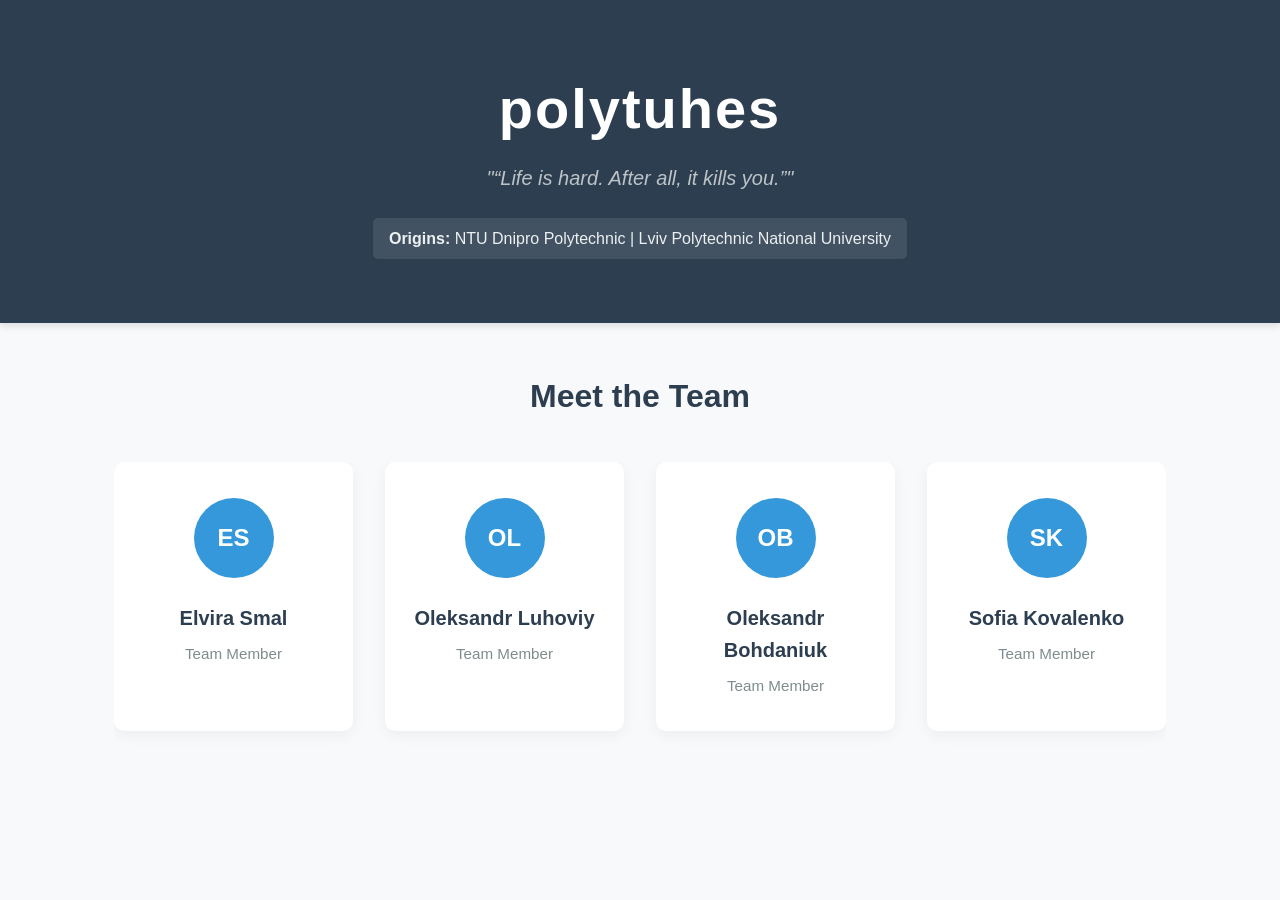
<file: index.html>
<!DOCTYPE html>
<html lang="en">
<head>
    <meta charset="UTF-8">
    <meta name="viewport" content="width=device-width, initial-scale=1.0">
    <title>Team Polytuhes</title>
    <link rel="stylesheet" href="style.css">
</head>
<body>

    <header>
        <h1>polytuhes</h1>
        <p class="motto">"“Life is hard. After all, it kills you.”"</p>
        <p class="origins">
            <strong>Origins:</strong> NTU Dnipro Polytechnic | Lviv Polytechnic National University
        </p>
    </header>

    <main>
        <h2>Meet the Team</h2>
        
        <div class="team-grid">
            <div class="member-card">
                <div class="avatar">ES</div>
                <h3>Elvira Smal</h3>
                <p class="role">Team Member</p>
            </div>

            <div class="member-card">
                <div class="avatar">OL</div>
                <h3>Oleksandr Luhoviy</h3>
                <p class="role">Team Member</p>
            </div>

            <div class="member-card">
                <div class="avatar">OB</div>
                <h3>Oleksandr Bohdaniuk</h3>
                <p class="role">Team Member</p>
            </div>

            <div class="member-card">
                <div class="avatar">SK</div>
                <h3>Sofia Kovalenko</h3>
                <p class="role">Team Member</p>
            </div>
        </div>
    </main>

</body>
</html>
</file>
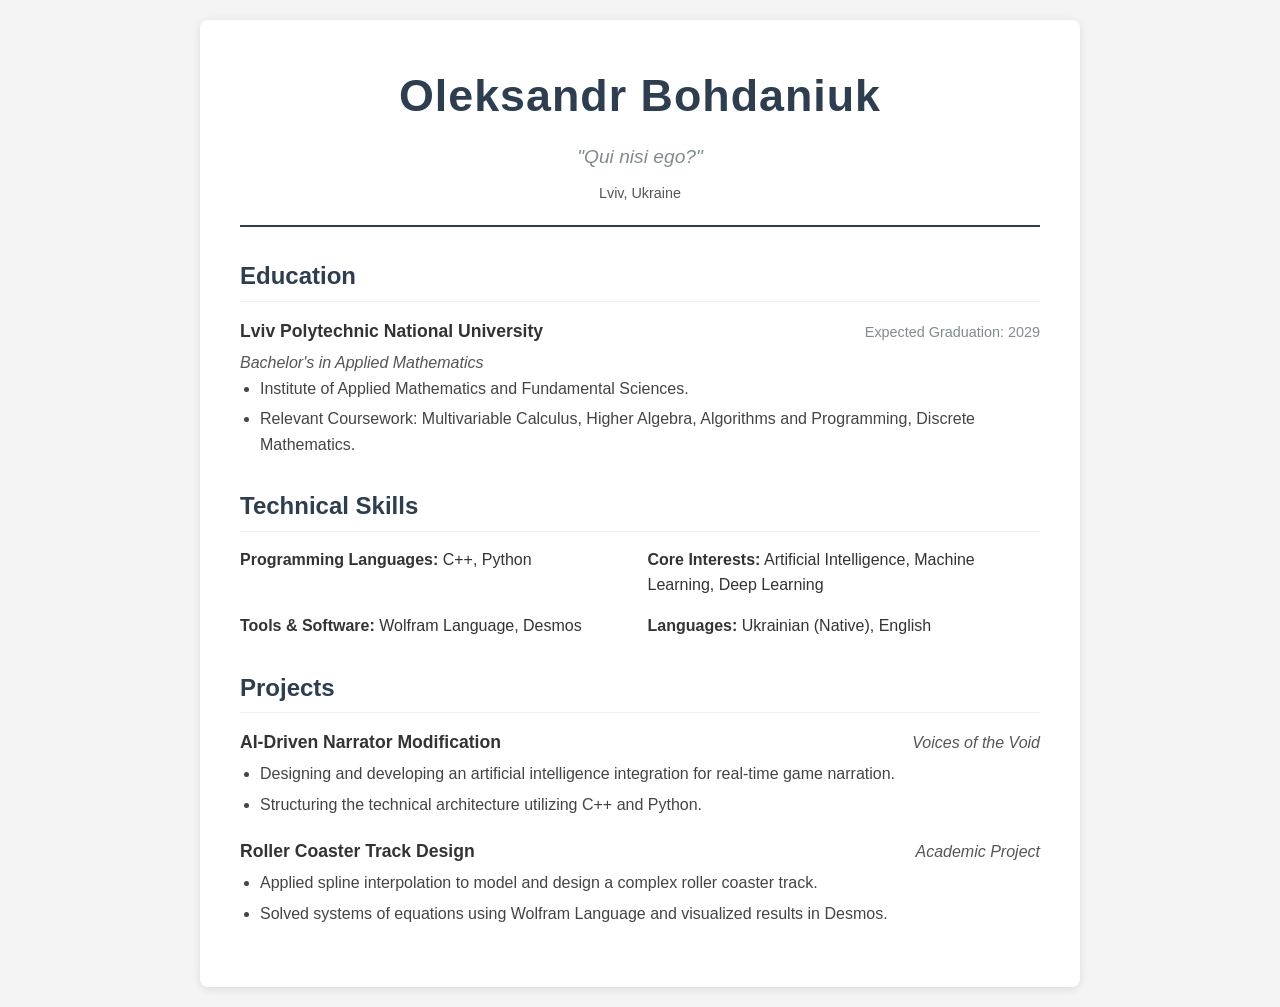
<file: bohdaniuk.html>
<!DOCTYPE html>
<html lang="en">
<head>
    <meta charset="UTF-8">
    <meta name="viewport" content="width=device-width, initial-scale=1.0">
    <title>Resume - Oleksandr Bohdaniuk</title>
    <style>
        body {
            font-family: 'Segoe UI', Tahoma, Geneva, Verdana, sans-serif;
            line-height: 1.6;
            color: #333;
            background-color: #f4f4f4;
            margin: 0;
            padding: 20px;
        }
        .resume-wrapper {
            max-width: 800px;
            margin: 0 auto;
            background: #fff;
            padding: 40px;
            border-radius: 8px;
            box-shadow: 0 2px 10px rgba(0, 0, 0, 0.1);
        }
        header {
            text-align: center;
            border-bottom: 2px solid #2c3e50;
            padding-bottom: 20px;
            margin-bottom: 30px;
        }
        h1 {
            margin: 0;
            color: #2c3e50;
            font-size: 2.8em;
            letter-spacing: 1px;
        }
        .motto {
            font-size: 1.2em;
            font-style: italic;
            color: #7f8c8d;
            margin: 10px 0;
        }
        .contact-info {
            font-size: 0.9em;
            color: #555;
        }
        h2 {
            color: #2c3e50;
            font-size: 1.5em;
            border-bottom: 1px solid #ecf0f1;
            padding-bottom: 5px;
            margin-top: 30px;
            margin-bottom: 15px;
        }
        .entry {
            margin-bottom: 20px;
        }
        .entry-header {
            display: flex;
            justify-content: space-between;
            align-items: baseline;
            margin-bottom: 5px;
        }
        .entry-title {
            font-weight: 600;
            font-size: 1.1em;
            color: #333;
        }
        .entry-subtitle {
            font-style: italic;
            color: #555;
        }
        .entry-date {
            font-size: 0.9em;
            color: #7f8c8d;
        }
        ul {
            margin: 0;
            padding-left: 20px;
            color: #444;
        }
        li {
            margin-bottom: 5px;
        }
        .skills-container {
            display: grid;
            grid-template-columns: 1fr 1fr;
            gap: 15px;
        }
        .skill-category {
            font-weight: 600;
        }
    </style>
</head>
<body>

<div class="resume-wrapper">
    <header>
        <h1>Oleksandr Bohdaniuk</h1>
        <div class="motto">"Qui nisi ego?"</div>
        <div class="contact-info">
            Lviv, Ukraine
        </div>
    </header>

    <section>
        <h2>Education</h2>
        <div class="entry">
            <div class="entry-header">
                <span class="entry-title">Lviv Polytechnic National University</span>
                <span class="entry-date">Expected Graduation: 2029</span>
            </div>
            <div class="entry-subtitle">Bachelor's in Applied Mathematics</div>
            <ul>
                <li>Institute of Applied Mathematics and Fundamental Sciences.</li>
                <li>Relevant Coursework: Multivariable Calculus, Higher Algebra, Algorithms and Programming, Discrete Mathematics.</li>
            </ul>
        </div>
    </section>

    <section>
        <h2>Technical Skills</h2>
        <div class="skills-container">
            <div>
                <span class="skill-category">Programming Languages:</span> C++, Python
            </div>
            <div>
                <span class="skill-category">Core Interests:</span> Artificial Intelligence, Machine Learning, Deep Learning
            </div>
            <div>
                <span class="skill-category">Tools & Software:</span> Wolfram Language, Desmos
            </div>
            <div>
                <span class="skill-category">Languages:</span> Ukrainian (Native), English
            </div>
        </div>
    </section>

    <section>
        <h2>Projects</h2>
        <div class="entry">
            <div class="entry-header">
                <span class="entry-title">AI-Driven Narrator Modification</span>
                <span class="entry-subtitle">Voices of the Void</span>
            </div>
            <ul>
                <li>Designing and developing an artificial intelligence integration for real-time game narration.</li>
                <li>Structuring the technical architecture utilizing C++ and Python.</li>
            </ul>
        </div>

        <div class="entry">
            <div class="entry-header">
                <span class="entry-title">Roller Coaster Track Design</span>
                <span class="entry-subtitle">Academic Project</span>
            </div>
            <ul>
                <li>Applied spline interpolation to model and design a complex roller coaster track.</li>
                <li>Solved systems of equations using Wolfram Language and visualized results in Desmos.</li>
            </ul>
        </div>
    </section>
</div>

</body>
</html>
</file>
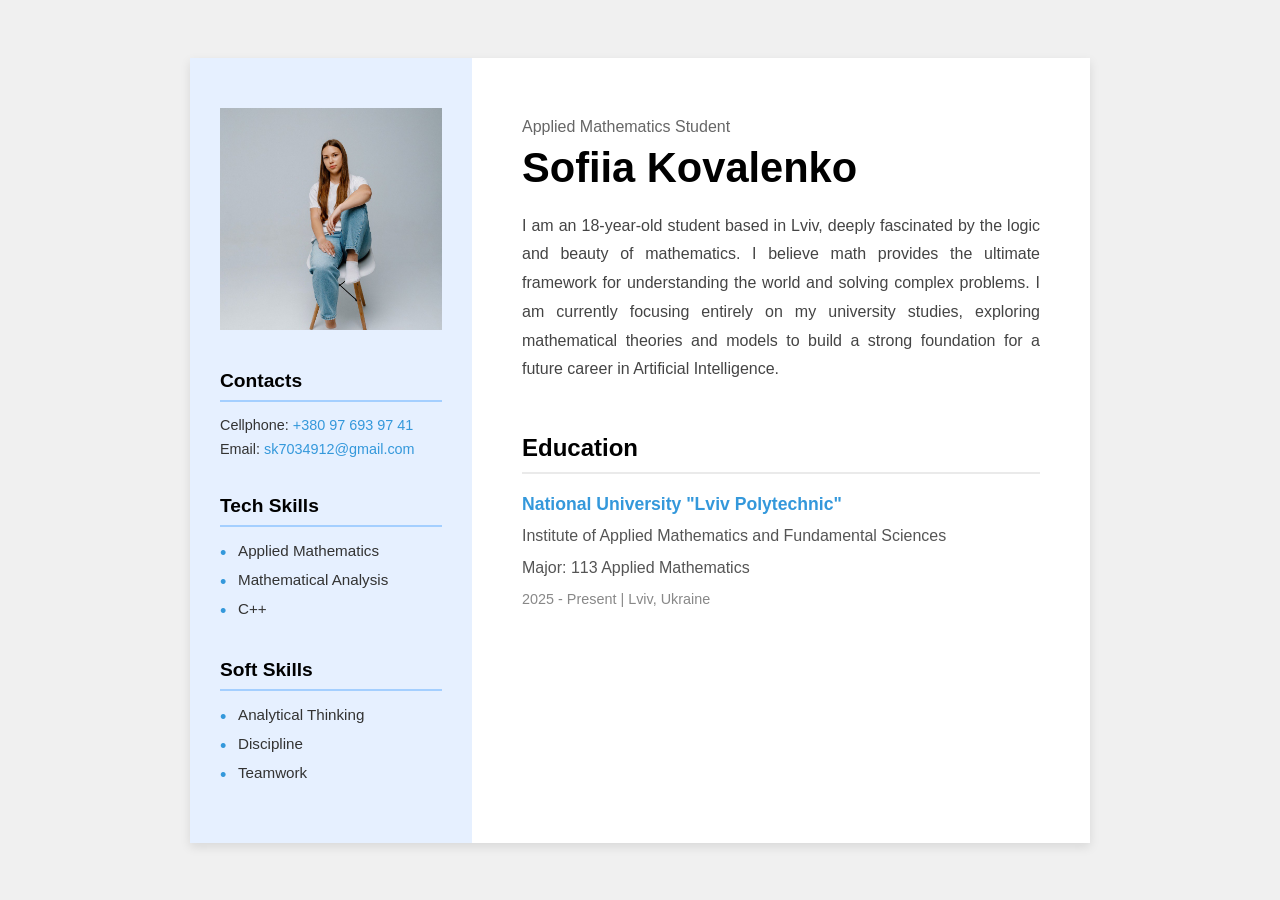
<file: Sofiia-Kovalenko.html>
<!DOCTYPE html>
<html lang="en">
<head>
    <meta charset="UTF-8">
    <meta name="viewport" content="width=device-width, initial-scale=1.0">
    <title>Sofiia Kovalenko | Resume</title>
    <style>
        body {
            font-family: Arial, sans-serif;
            margin: 0;
            padding: 0;
            background-color: #f0f0f0;
            display: flex;
            justify-content: center;
            align-items: center;
            min-height: 100vh;
        }

        .resume-wrapper {
            width: 100%;
            max-width: 900px;
            background-color: #ffffff;
            display: flex;
            box-shadow: 0 4px 10px rgba(0, 0, 0, 0.1);
            overflow: hidden;
            margin: 20px;
        }

        .left-panel {
            width: 30%;
            background-color: #e6f0ff;
            padding: 50px 30px;
            display: flex;
            flex-direction: column;
            gap: 30px;
        }

        .profile-photo-container {
            width: 100%;
            aspect-ratio: 1 / 1; 
            overflow: hidden;
            margin-bottom: 10px;
        }

        .profile-photo {
            width: 100%;
            height: 100%;
            object-fit: cover;
        }

        .profile-photo:not([src]) {
            display: flex;
            align-items: center;
            justify-content: center;
            background-color: #ddd;
            color: #666;
            font-size: 14px;
            text-align: center;
        }

        .left-panel h2 {
            font-size: 1.2em;
            color: #000;
            border-bottom: 2px solid #a4cfff;
            padding-bottom: 8px;
            margin-top: 0;
            margin-bottom: 15px;
        }

        .left-panel p {
            font-size: 0.9em;
            color: #333;
            margin: 0 0 8px 0;
        }

        .left-panel a {
            color: #3498db;
            text-decoration: none;
        }

        .left-panel a:hover {
            text-decoration: underline;
        }

        .left-panel ul {
            list-style: none;
            padding: 0;
            margin: 0;
        }

        .left-panel li {
            font-size: 0.95em;
            color: #333;
            padding-left: 18px;
            position: relative;
            margin-bottom: 12px;
        }

        .left-panel li::before {
            content: '•';
            color: #3498db;
            position: absolute;
            left: 0;
            font-size: 1.2em;
        }

        .main-content {
            width: 70%;
            padding: 60px 50px;
            display: flex;
            flex-direction: column;
            gap: 40px; /* Збільшений відступ між секціями */
        }

        .resume-header {
            margin-bottom: 10px;
        }

        .resume-header h3 {
            font-size: 1em;
            color: #666;
            margin: 0 0 8px;
            font-weight: normal;
        }

        .resume-header h1 {
            font-size: 2.6em;
            color: #000;
            margin: 0 0 20px;
        }

        .resume-header p {
            font-size: 1em;
            color: #444;
            line-height: 1.8; /* Збільшена висота рядка */
            margin: 0;
            text-align: justify;
        }

        .main-content h2 {
            font-size: 1.5em;
            color: #000;
            border-bottom: 2px solid #eaeaea;
            padding-bottom: 10px;
            margin-top: 0;
            margin-bottom: 20px;
        }

        .education-item {
            margin-bottom: 20px;
        }

        .education-item h4 {
            font-size: 1.1em;
            color: #3498db;
            margin: 0 0 8px;
        }

        .education-item p {
            font-size: 1em;
            color: #555;
            margin: 0 0 6px 0;
            line-height: 1.6; /* Збільшена висота рядка */
        }

        .education-item .dates {
            font-size: 0.9em;
            color: #888;
            margin-top: 8px;
        }

        /* Mobile responsiveness */
        @media (max-width: 768px) {
            .resume-wrapper {
                flex-direction: column;
            }
            .left-panel, .main-content {
                width: 100%;
                padding: 30px 20px;
                gap: 25px;
            }
        }
    </style>
</head>
<body>

    <div class="resume-wrapper">
        <aside class="left-panel">
            <div class="profile-photo-container">
                <img src="photo_2026-03-24_18-44-20.jpg" alt="Sofiia Kovalenko" class="profile-photo">
            </div>
            
            <section class="contacts">
                <h2>Contacts</h2>
                <p>Cellphone: <a href="tel:+380976939741">+380 97 693 97 41</a></p>
                <p>Email: <a href="mailto:sk7034912@gmail.com">sk7034912@gmail.com</a></p>
            </section>
            
            <section class="skills">
                <h2>Tech Skills</h2>
                <ul>
                    <li>Applied Mathematics</li>
                    <li>Mathematical Analysis</li>
                    <li>C++</li>
                </ul>
            </section>
            
            <section class="skills">
                <h2>Soft Skills</h2>
                <ul>
                    <li>Analytical Thinking</li>
                    <li>Discipline</li>
                    <li>Teamwork</li>
                </ul>
            </section>
        </aside>
        
        <main class="main-content">
            <header class="resume-header">
                <h3>Applied Mathematics Student</h3>
                <h1>Sofiia Kovalenko</h1>
                <p>I am an 18-year-old student based in Lviv, deeply fascinated by the logic and beauty of mathematics. I believe math provides the ultimate framework for understanding the world and solving complex problems. I am currently focusing entirely on my university studies, exploring mathematical theories and models to build a strong foundation for a future career in Artificial Intelligence.</p>
            </header>
            
            <section class="education">
                <h2>Education</h2>
                <div class="education-item">
                    <h4>National University "Lviv Polytechnic"</h4>
                    <p class="faculty">Institute of Applied Mathematics and Fundamental Sciences</p>
                    <p class="major">Major: 113 Applied Mathematics</p>
                    <p class="dates">2025 - Present | Lviv, Ukraine</p>
                </div>
            </section>
        </main>
    </div>

</body>
</html>
</file>
<file: style.css>
/* Color Palette & Base Variables */
:root {
    --primary-color: #2c3e50;
    --secondary-color: #3498db;
    --bg-color: #f8f9fa;
    --text-color: #333333;
    --card-bg: #ffffff;
}

/* Global Reset */
* {
    box-sizing: border-box;
    margin: 0;
    padding: 0;
}

body {
    font-family: 'Segoe UI', Tahoma, Geneva, Verdana, sans-serif;
    background-color: var(--bg-color);
    color: var(--text-color);
    line-height: 1.6;
}

/* Header Styling */
header {
    background-color: var(--primary-color);
    color: white;
    text-align: center;
    padding: 4rem 2rem;
    box-shadow: 0 4px 6px rgba(0, 0, 0, 0.1);
}

header h1 {
    font-size: 3.5rem;
    text-transform: lowercase;
    letter-spacing: 2px;
    margin-bottom: 0.5rem;
}

.motto {
    font-size: 1.25rem;
    font-style: italic;
    color: #bdc3c7;
    margin-bottom: 1.5rem;
}

.origins {
    font-size: 1rem;
    color: #ecf0f1;
    background-color: rgba(255, 255, 255, 0.1);
    display: inline-block;
    padding: 0.5rem 1rem;
    border-radius: 5px;
}

/* Main Content Area */
main {
    max-width: 1100px;
    margin: 3rem auto;
    padding: 0 1.5rem;
}

main h2 {
    text-align: center;
    font-size: 2rem;
    color: var(--primary-color);
    margin-bottom: 2.5rem;
}

/* Flexbox for Team Members (Single Row) */
.team-grid {
    display: flex;
    flex-wrap: nowrap; /* Forces a single row */
    gap: 2rem;
    overflow-x: auto; /* Adds a horizontal scrollbar on small screens */
    padding-bottom: 1rem; /* Adds a little space for the scrollbar */
    
    /* Optional: hides scrollbar smoothly on some browsers while keeping functionality */
    scrollbar-width: thin; 
}

/* Individual Member Cards */
.member-card {
    flex: 1 1 0; /* Ensures all 4 cards share the row equally */
    min-width: 220px; /* Prevents the cards from getting too squished on small screens */
    
    background-color: var(--card-bg);
    padding: 2rem 1.5rem;
    border-radius: 10px;
    text-align: center;
    box-shadow: 0 4px 15px rgba(0, 0, 0, 0.05);
    transition: transform 0.3s ease, box-shadow 0.3s ease;
    border-top: 4px solid transparent;
}

.member-card:hover {
    transform: translateY(-8px);
    box-shadow: 0 8px 25px rgba(0, 0, 0, 0.1);
    border-top: 4px solid var(--secondary-color);
}

.avatar {
    width: 80px;
    height: 80px;
    border-radius: 50%;
    background-color: var(--secondary-color);
    color: white;
    font-size: 1.5rem;
    font-weight: bold;
    display: flex;
    align-items: center;
    justify-content: center;
    margin: 0 auto 1.5rem auto;
}

.member-card h3 {
    font-size: 1.25rem;
    margin-bottom: 0.5rem;
    color: var(--primary-color);
}

.member-card .role {
    font-size: 0.95rem;
    color: #7f8c8d;
}
</file>
